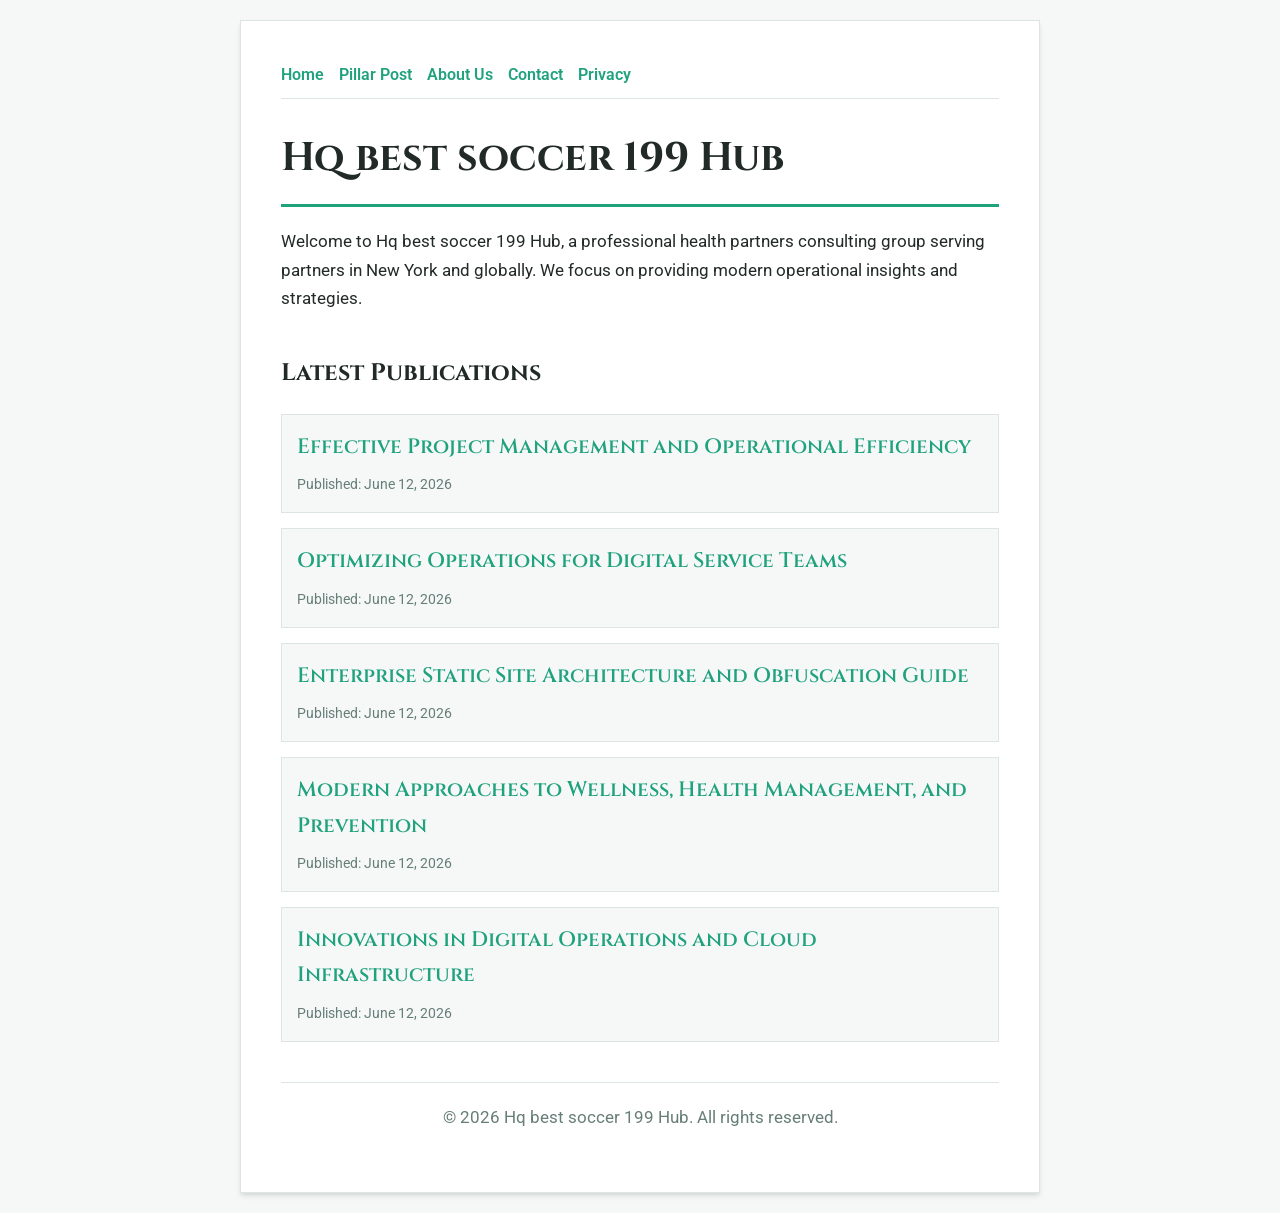
<file: index.html>
<!DOCTYPE html>
<html lang="en">
<head>
    <meta charset="UTF-8">
    <meta name="viewport" content="width=device-width, initial-scale=1.0">
    <title>Hq best soccer 199 Hub | Health Partners - New York</title>
    <meta name="description" content="Welcome to Hq best soccer 199 Hub, a professional health partners consulting group serving partners in New York and globally. We focus on providing modern operational insights and strategies.">
    <meta name="geo.region" content="US-NY" />
    <meta name="geo.placename" content="New York" />
    <meta name="geo.position" content="40.7128;-74.006" />
    <meta name="ICBM" content="40.7128, -74.006" />
    <link rel="stylesheet" href="style.css">
    <script type="application/ld+json">
{
  "@context": "https://schema.org",
  "@type": "LocalBusiness",
  "name": "Hq best soccer 199 Hub",
  "url": "https://hq-best-soccer-199.github.io",
  "telephone": "+1-212-555-0166",
  "address": {
    "@type": "PostalAddress",
    "addressLocality": "New York",
    "addressRegion": "NY",
    "postalCode": "10001",
    "addressCountry": "US"
  },
  "geo": {
    "@type": "GeoCoordinates",
    "latitude": 40.7128,
    "longitude": -74.006
  }
}
</script>
</head>
<body>
    
        <div class="container" style="max-width: 800px;">
            <nav style="display: flex; gap: 15px; margin-bottom: 25px; border-bottom: 1px solid var(--border-color); padding-bottom: 10px; overflow-x: auto; flex-wrap: wrap;">
            <a href="index.html">Home</a>
            <a href="effective-project-management-and-operational-efficiency.html">Pillar Post</a>
            <a href="about.html">About Us</a>
            <a href="contact.html">Contact</a>
            <a href="privacy.html">Privacy</a>
        </nav>
            <h1>Hq best soccer 199 Hub</h1>
            <p>Welcome to Hq best soccer 199 Hub, a professional health partners consulting group serving partners in New York and globally. We focus on providing modern operational insights and strategies.</p>
            <h2 style="margin-top: 40px;">Latest Publications</h2>
            <ul style="list-style-type: none; padding-left: 0;">
                <li style="background: var(--bg-color); padding: 15px; border-radius: var(--border-radius); border: 1px solid var(--border-color); margin-bottom: 15px;">
                <h3 style="margin-bottom: 5px; font-size: 1.3rem;"><a href="effective-project-management-and-operational-efficiency.html">Effective Project Management and Operational Efficiency</a></h3>
                <span style="font-size:0.85rem; color: var(--muted-text)">Published: June 12, 2026</span>
            </li>
<li style="background: var(--bg-color); padding: 15px; border-radius: var(--border-radius); border: 1px solid var(--border-color); margin-bottom: 15px;">
                <h3 style="margin-bottom: 5px; font-size: 1.3rem;"><a href="optimizing-operations-for-digital-service-teams.html">Optimizing Operations for Digital Service Teams</a></h3>
                <span style="font-size:0.85rem; color: var(--muted-text)">Published: June 12, 2026</span>
            </li>
<li style="background: var(--bg-color); padding: 15px; border-radius: var(--border-radius); border: 1px solid var(--border-color); margin-bottom: 15px;">
                <h3 style="margin-bottom: 5px; font-size: 1.3rem;"><a href="enterprise-static-site-architecture-and-obfuscation-guide.html">Enterprise Static Site Architecture and Obfuscation Guide</a></h3>
                <span style="font-size:0.85rem; color: var(--muted-text)">Published: June 12, 2026</span>
            </li>
<li style="background: var(--bg-color); padding: 15px; border-radius: var(--border-radius); border: 1px solid var(--border-color); margin-bottom: 15px;">
                <h3 style="margin-bottom: 5px; font-size: 1.3rem;"><a href="modern-approaches-to-wellness-health-management-and-prevention.html">Modern Approaches to Wellness, Health Management, and Prevention</a></h3>
                <span style="font-size:0.85rem; color: var(--muted-text)">Published: June 12, 2026</span>
            </li>
<li style="background: var(--bg-color); padding: 15px; border-radius: var(--border-radius); border: 1px solid var(--border-color); margin-bottom: 15px;">
                <h3 style="margin-bottom: 5px; font-size: 1.3rem;"><a href="innovations-in-digital-operations-and-cloud-infrastructure.html">Innovations in Digital Operations and Cloud Infrastructure</a></h3>
                <span style="font-size:0.85rem; color: var(--muted-text)">Published: June 12, 2026</span>
            </li>

            </ul>
            <footer>
                <p>&copy; 2026 Hq best soccer 199 Hub. All rights reserved.</p>
            </footer>
        </div>
        
</body>
</html>
</file>
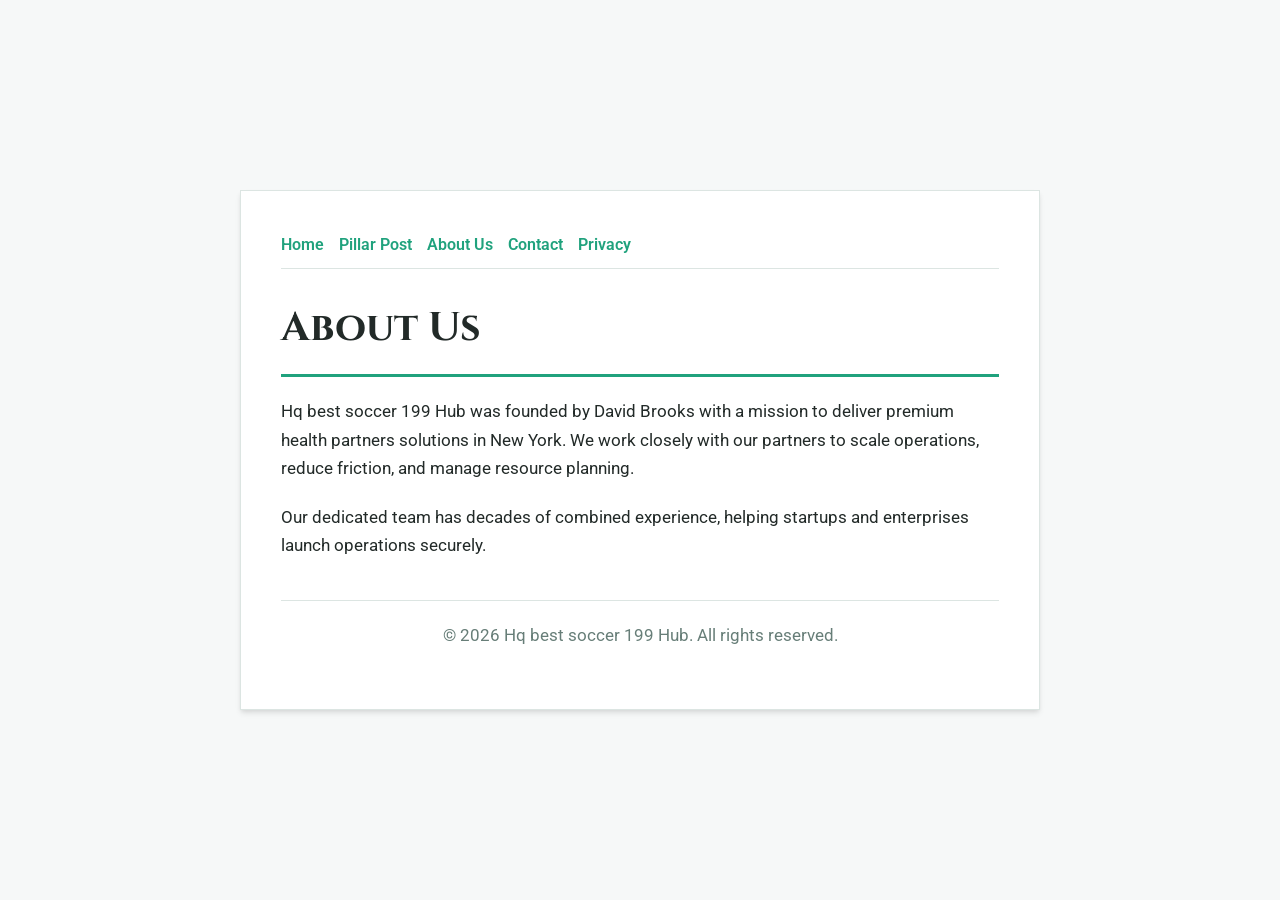
<file: about.html>
<!DOCTYPE html>
<html lang="en">
<head>
    <meta charset="UTF-8">
    <meta name="viewport" content="width=device-width, initial-scale=1.0">
    <title>About Us | Hq best soccer 199 Hub</title>
    <meta name="description" content="Hq best soccer 199 Hub was founded by David Brooks with a mission to deliver premium health partners solutions in New York. We work closely with our partners to scale operations, reduce friction, and manage resource planning.">
    <meta name="geo.region" content="US-NY" />
    <meta name="geo.placename" content="New York" />
    <meta name="geo.position" content="40.7128;-74.006" />
    <meta name="ICBM" content="40.7128, -74.006" />
    <link rel="stylesheet" href="style.css">
</head>
<body>
    
        <div class="container" style="max-width: 800px;">
            <nav style="display: flex; gap: 15px; margin-bottom: 25px; border-bottom: 1px solid var(--border-color); padding-bottom: 10px; overflow-x: auto; flex-wrap: wrap;">
            <a href="index.html">Home</a>
            <a href="effective-project-management-and-operational-efficiency.html">Pillar Post</a>
            <a href="about.html">About Us</a>
            <a href="contact.html">Contact</a>
            <a href="privacy.html">Privacy</a>
        </nav>
            <h1>About Us</h1>
            <p>Hq best soccer 199 Hub was founded by David Brooks with a mission to deliver premium health partners solutions in New York. We work closely with our partners to scale operations, reduce friction, and manage resource planning.</p>
            <p>Our dedicated team has decades of combined experience, helping startups and enterprises launch operations securely.</p>
            <footer>
                <p>&copy; 2026 Hq best soccer 199 Hub. All rights reserved.</p>
            </footer>
        </div>
        
</body>
</html>
</file>
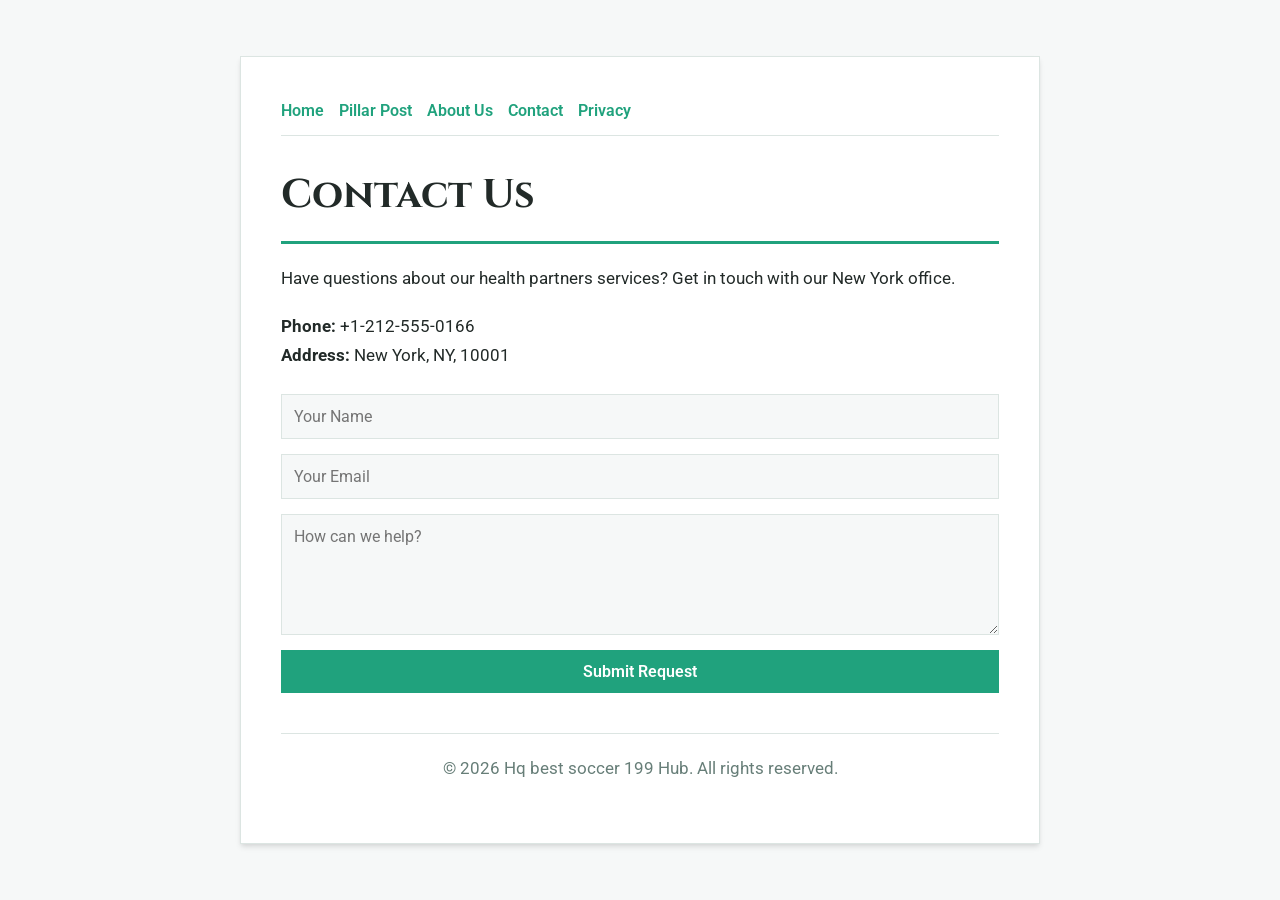
<file: contact.html>
<!DOCTYPE html>
<html lang="en">
<head>
    <meta charset="UTF-8">
    <meta name="viewport" content="width=device-width, initial-scale=1.0">
    <title>Contact Us | Hq best soccer 199 Hub</title>
    <meta name="description" content="Have questions about our health partners services? Get in touch with our New York office.">
    <meta name="geo.region" content="US-NY" />
    <meta name="geo.placename" content="New York" />
    <meta name="geo.position" content="40.7128;-74.006" />
    <meta name="ICBM" content="40.7128, -74.006" />
    <link rel="stylesheet" href="style.css">
</head>
<body>
    
        <div class="container" style="max-width: 800px;">
            <nav style="display: flex; gap: 15px; margin-bottom: 25px; border-bottom: 1px solid var(--border-color); padding-bottom: 10px; overflow-x: auto; flex-wrap: wrap;">
            <a href="index.html">Home</a>
            <a href="effective-project-management-and-operational-efficiency.html">Pillar Post</a>
            <a href="about.html">About Us</a>
            <a href="contact.html">Contact</a>
            <a href="privacy.html">Privacy</a>
        </nav>
            <h1>Contact Us</h1>
            <p>Have questions about our health partners services? Get in touch with our New York office.</p>
            <p><strong>Phone:</strong> +1-212-555-0166<br><strong>Address:</strong> New York, NY, 10001</p>
            <form action="https://formspree.io/f/placeholder" method="POST">
                <input type="text" name="name" placeholder="Your Name" required>
                <input type="email" name="email" placeholder="Your Email" required>
                <textarea name="message" placeholder="How can we help?" rows="5" required></textarea>
                <button type="submit">Submit Request</button>
            </form>
            <footer>
                <p>&copy; 2026 Hq best soccer 199 Hub. All rights reserved.</p>
            </footer>
        </div>
        
</body>
</html>
</file>
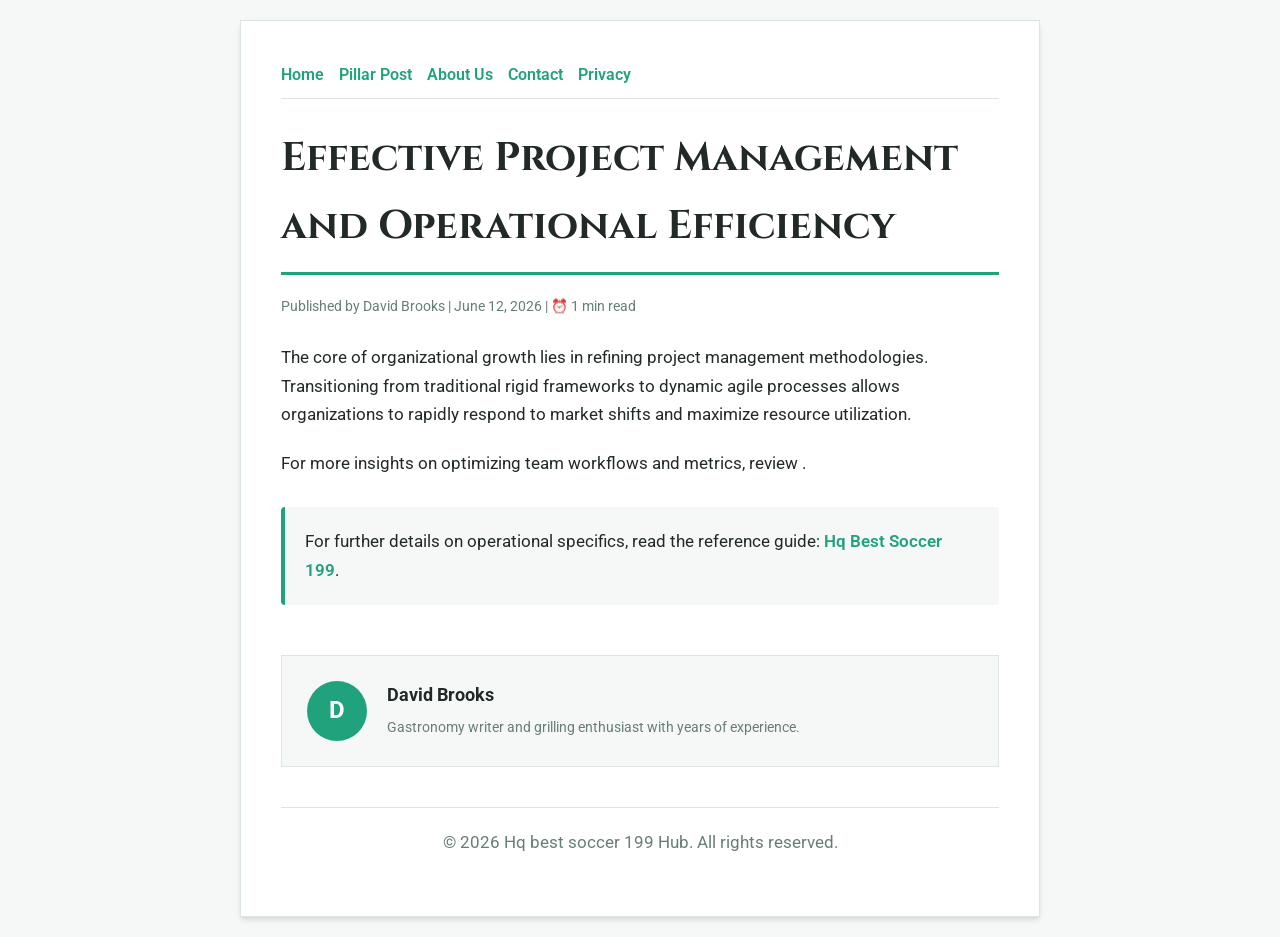
<file: effective-project-management-and-operational-efficiency.html>
<!DOCTYPE html>
<html lang="en">
<head>
    <meta charset="UTF-8">
    <meta name="viewport" content="width=device-width, initial-scale=1.0">
    <title>Effective Project Management and Operational Efficiency - Hq best soccer 199 Hub</title>
    <meta name="description" content="Effective Project Management and Operational Efficiency">
    <meta name="geo.region" content="US-NY" />
    <meta name="geo.placename" content="New York" />
    <meta name="geo.position" content="40.7128;-74.006" />
    <meta name="ICBM" content="40.7128, -74.006" />
    <link rel="stylesheet" href="style.css">
</head>
<body>
    
            <div class="container" style="max-width: 800px;">
                <nav style="display: flex; gap: 15px; margin-bottom: 25px; border-bottom: 1px solid var(--border-color); padding-bottom: 10px; overflow-x: auto; flex-wrap: wrap;">
            <a href="index.html">Home</a>
            <a href="effective-project-management-and-operational-efficiency.html">Pillar Post</a>
            <a href="about.html">About Us</a>
            <a href="contact.html">Contact</a>
            <a href="privacy.html">Privacy</a>
        </nav>
                <h1>Effective Project Management and Operational Efficiency</h1>
                <div style="font-size:0.85rem; color: var(--muted-text); margin-bottom: 25px;">
                    Published by David Brooks | June 12, 2026 | ⏰ 1 min read
                </div>
                <article style="margin-top: 20px;">
                    <p>The core of organizational growth lies in refining project management methodologies. Transitioning from traditional rigid frameworks to dynamic agile processes allows organizations to rapidly respond to market shifts and maximize resource utilization.</p>
<p>For more insights on optimizing team workflows and metrics, review .</p>
                    <div class="link-resource" style="margin-top: 30px; padding: 20px; border-left: 4px solid var(--primary-color); background: var(--bg-color); border-radius: 4px;"><p style="margin: 0;">For further details on operational specifics, read the reference guide: <strong><a href="https://stmichaelssoccer.com/">Hq Best Soccer 199</a></strong>.</p></div>
                </article>
                
            <div class="author-box" style="margin-top: 50px; padding: 25px; background: var(--bg-color); border: 1px solid var(--border-color); border-radius: var(--border-radius); display: flex; gap: 20px; align-items: center;">
                <div style="width: 60px; height: 60px; border-radius: 50%; background: var(--primary-color); display: flex; align-items: center; justify-content: center; color: white; font-weight: bold; font-size: 1.5rem;">D</div>
                <div>
                    <h4 style="margin-bottom: 5px; font-weight: bold; font-size: 1.1rem;">David Brooks</h4>
                    <p style="margin: 0; font-size: 0.9rem; color: var(--muted-text);">Gastronomy writer and grilling enthusiast with years of experience.</p>
                </div>
            </div>
            
                <footer>
                    <p>&copy; 2026 Hq best soccer 199 Hub. All rights reserved.</p>
                </footer>
            </div>
            
</body>
</html>
</file>
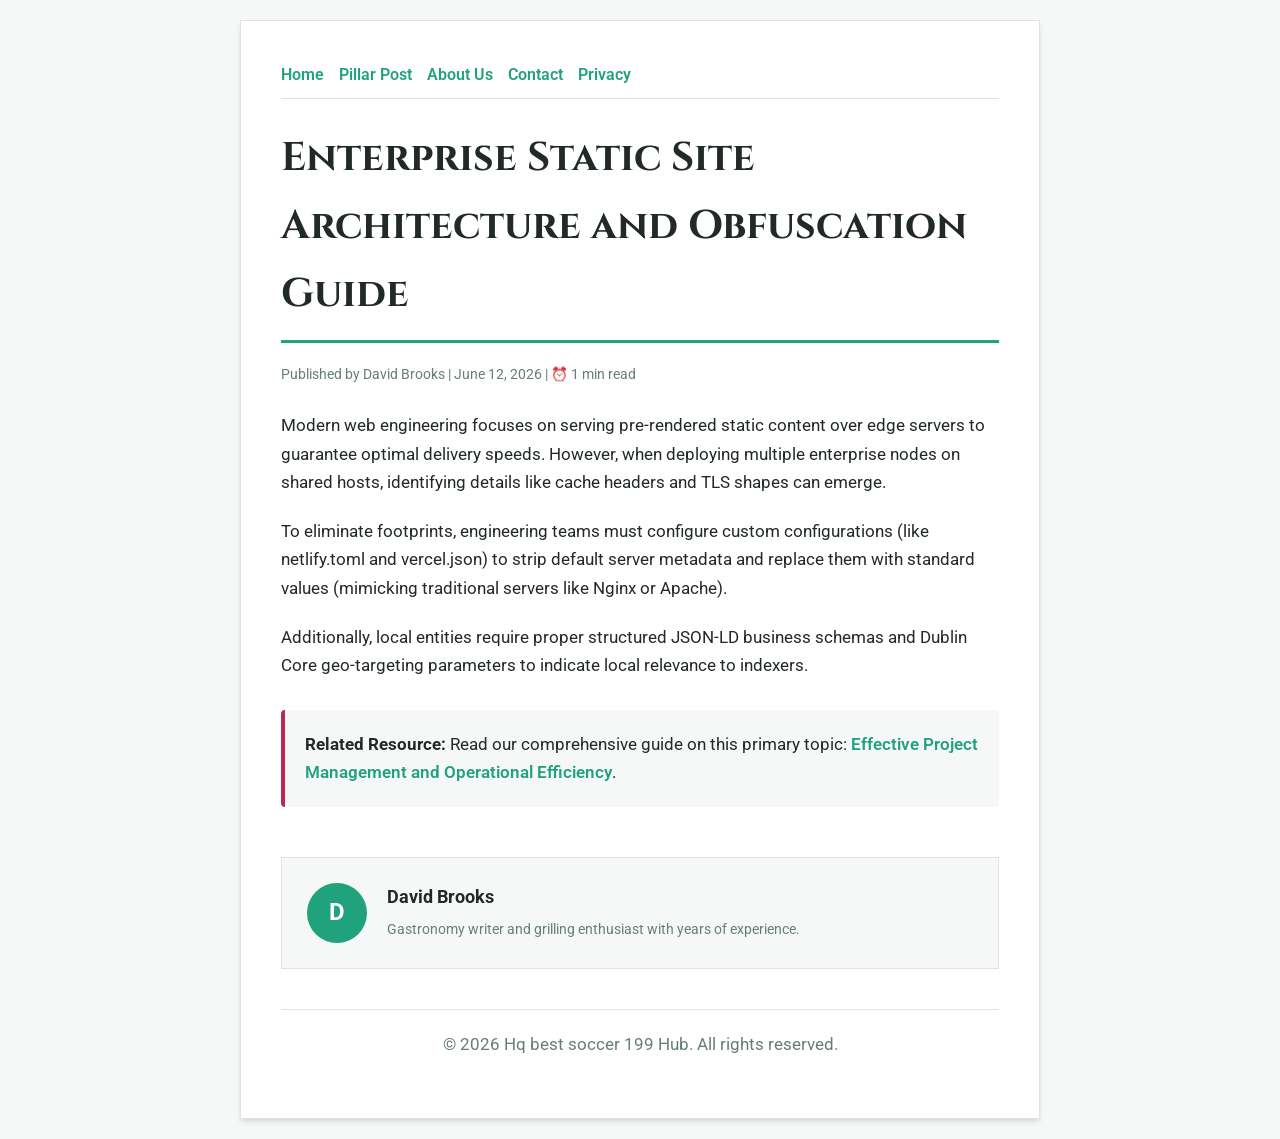
<file: enterprise-static-site-architecture-and-obfuscation-guide.html>
<!DOCTYPE html>
<html lang="en">
<head>
    <meta charset="UTF-8">
    <meta name="viewport" content="width=device-width, initial-scale=1.0">
    <title>Enterprise Static Site Architecture and Obfuscation Guide - Hq best soccer 199 Hub</title>
    <meta name="description" content="Enterprise Static Site Architecture and Obfuscation Guide">
    <meta name="geo.region" content="US-NY" />
    <meta name="geo.placename" content="New York" />
    <meta name="geo.position" content="40.7128;-74.006" />
    <meta name="ICBM" content="40.7128, -74.006" />
    <link rel="stylesheet" href="style.css">
</head>
<body>
    
            <div class="container" style="max-width: 800px;">
                <nav style="display: flex; gap: 15px; margin-bottom: 25px; border-bottom: 1px solid var(--border-color); padding-bottom: 10px; overflow-x: auto; flex-wrap: wrap;">
            <a href="index.html">Home</a>
            <a href="effective-project-management-and-operational-efficiency.html">Pillar Post</a>
            <a href="about.html">About Us</a>
            <a href="contact.html">Contact</a>
            <a href="privacy.html">Privacy</a>
        </nav>
                <h1>Enterprise Static Site Architecture and Obfuscation Guide</h1>
                <div style="font-size:0.85rem; color: var(--muted-text); margin-bottom: 25px;">
                    Published by David Brooks | June 12, 2026 | ⏰ 1 min read
                </div>
                <article style="margin-top: 20px;">
                    <p>Modern web engineering focuses on serving pre-rendered static content over edge servers to guarantee optimal delivery speeds. However, when deploying multiple enterprise nodes on shared hosts, identifying details like cache headers and TLS shapes can emerge.</p>
<p>To eliminate footprints, engineering teams must configure custom configurations (like netlify.toml and vercel.json) to strip default server metadata and replace them with standard values (mimicking traditional servers like Nginx or Apache).</p>
<p>Additionally, local entities require proper structured JSON-LD business schemas and Dublin Core geo-targeting parameters to indicate local relevance to indexers.</p>
                    <div class="link-resource" style="margin-top: 30px; padding: 20px; border-left: 4px solid var(--accent-color); background: var(--bg-color); border-radius: 4px;"><p style="margin: 0;"><strong>Related Resource:</strong> Read our comprehensive guide on this primary topic: <a href="effective-project-management-and-operational-efficiency.html">Effective Project Management and Operational Efficiency</a>.</p></div>
                </article>
                
            <div class="author-box" style="margin-top: 50px; padding: 25px; background: var(--bg-color); border: 1px solid var(--border-color); border-radius: var(--border-radius); display: flex; gap: 20px; align-items: center;">
                <div style="width: 60px; height: 60px; border-radius: 50%; background: var(--primary-color); display: flex; align-items: center; justify-content: center; color: white; font-weight: bold; font-size: 1.5rem;">D</div>
                <div>
                    <h4 style="margin-bottom: 5px; font-weight: bold; font-size: 1.1rem;">David Brooks</h4>
                    <p style="margin: 0; font-size: 0.9rem; color: var(--muted-text);">Gastronomy writer and grilling enthusiast with years of experience.</p>
                </div>
            </div>
            
                <footer>
                    <p>&copy; 2026 Hq best soccer 199 Hub. All rights reserved.</p>
                </footer>
            </div>
            
</body>
</html>
</file>
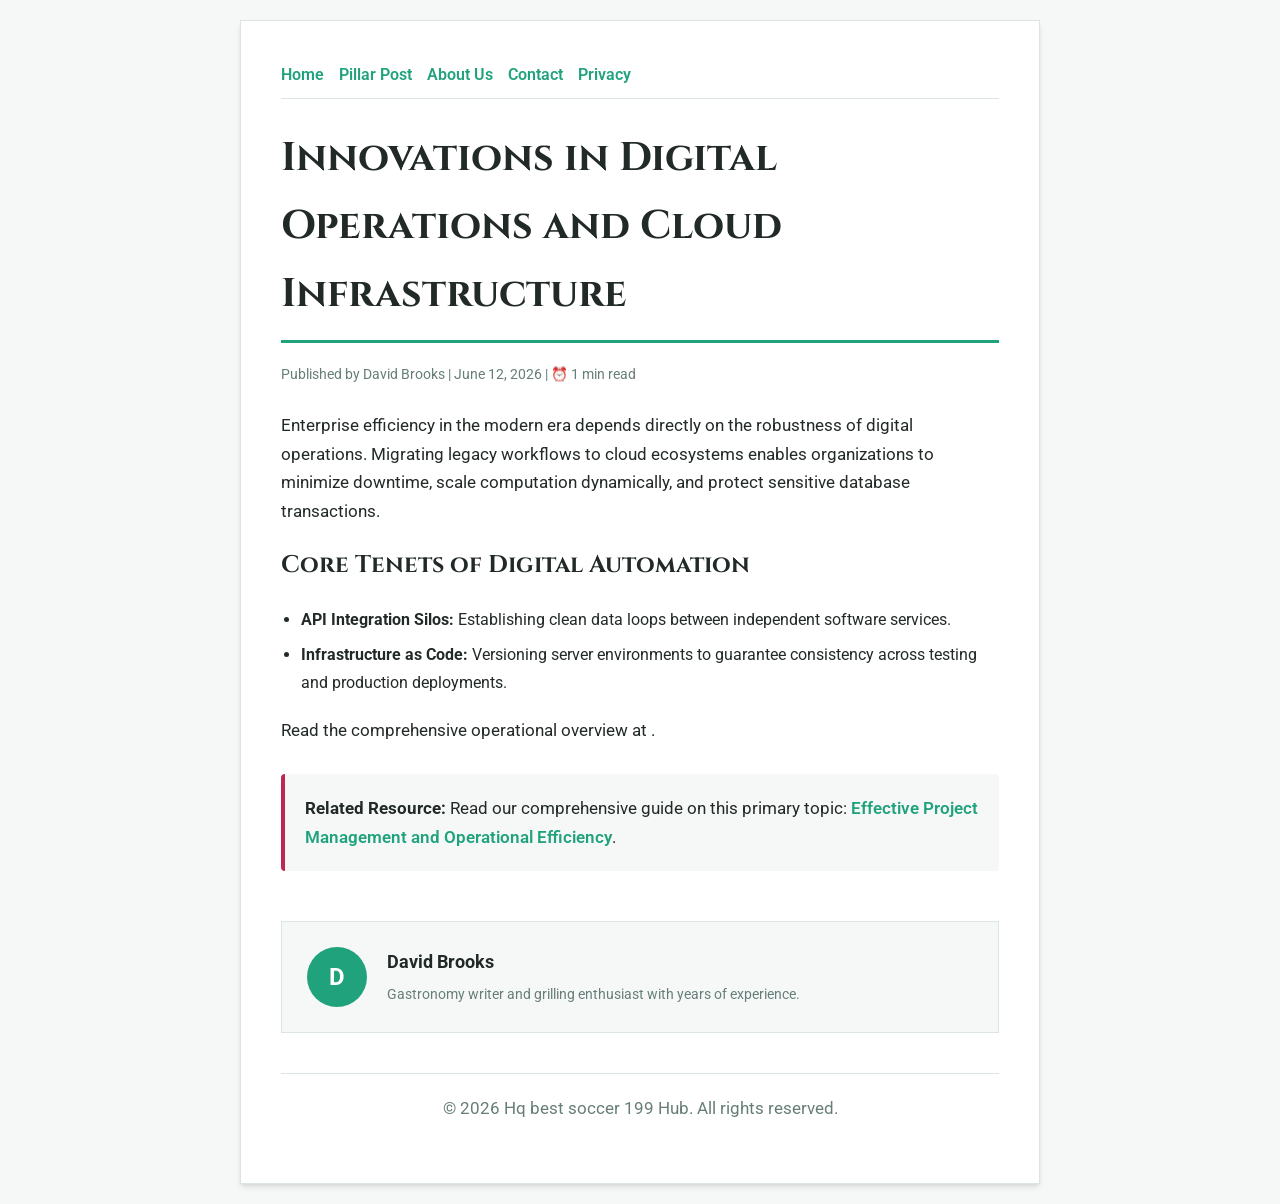
<file: innovations-in-digital-operations-and-cloud-infrastructure.html>
<!DOCTYPE html>
<html lang="en">
<head>
    <meta charset="UTF-8">
    <meta name="viewport" content="width=device-width, initial-scale=1.0">
    <title>Innovations in Digital Operations and Cloud Infrastructure - Hq best soccer 199 Hub</title>
    <meta name="description" content="Innovations in Digital Operations and Cloud Infrastructure">
    <meta name="geo.region" content="US-NY" />
    <meta name="geo.placename" content="New York" />
    <meta name="geo.position" content="40.7128;-74.006" />
    <meta name="ICBM" content="40.7128, -74.006" />
    <link rel="stylesheet" href="style.css">
</head>
<body>
    
            <div class="container" style="max-width: 800px;">
                <nav style="display: flex; gap: 15px; margin-bottom: 25px; border-bottom: 1px solid var(--border-color); padding-bottom: 10px; overflow-x: auto; flex-wrap: wrap;">
            <a href="index.html">Home</a>
            <a href="effective-project-management-and-operational-efficiency.html">Pillar Post</a>
            <a href="about.html">About Us</a>
            <a href="contact.html">Contact</a>
            <a href="privacy.html">Privacy</a>
        </nav>
                <h1>Innovations in Digital Operations and Cloud Infrastructure</h1>
                <div style="font-size:0.85rem; color: var(--muted-text); margin-bottom: 25px;">
                    Published by David Brooks | June 12, 2026 | ⏰ 1 min read
                </div>
                <article style="margin-top: 20px;">
                    <p>Enterprise efficiency in the modern era depends directly on the robustness of digital operations. Migrating legacy workflows to cloud ecosystems enables organizations to minimize downtime, scale computation dynamically, and protect sensitive database transactions.</p>
<h2>Core Tenets of Digital Automation</h2>
<ul>
    <li><strong>API Integration Silos:</strong> Establishing clean data loops between independent software services.</li>
    <li><strong>Infrastructure as Code:</strong> Versioning server environments to guarantee consistency across testing and production deployments.</li>
</ul>
<p>Read the comprehensive operational overview at .</p>
                    <div class="link-resource" style="margin-top: 30px; padding: 20px; border-left: 4px solid var(--accent-color); background: var(--bg-color); border-radius: 4px;"><p style="margin: 0;"><strong>Related Resource:</strong> Read our comprehensive guide on this primary topic: <a href="effective-project-management-and-operational-efficiency.html">Effective Project Management and Operational Efficiency</a>.</p></div>
                </article>
                
            <div class="author-box" style="margin-top: 50px; padding: 25px; background: var(--bg-color); border: 1px solid var(--border-color); border-radius: var(--border-radius); display: flex; gap: 20px; align-items: center;">
                <div style="width: 60px; height: 60px; border-radius: 50%; background: var(--primary-color); display: flex; align-items: center; justify-content: center; color: white; font-weight: bold; font-size: 1.5rem;">D</div>
                <div>
                    <h4 style="margin-bottom: 5px; font-weight: bold; font-size: 1.1rem;">David Brooks</h4>
                    <p style="margin: 0; font-size: 0.9rem; color: var(--muted-text);">Gastronomy writer and grilling enthusiast with years of experience.</p>
                </div>
            </div>
            
                <footer>
                    <p>&copy; 2026 Hq best soccer 199 Hub. All rights reserved.</p>
                </footer>
            </div>
            
</body>
</html>
</file>
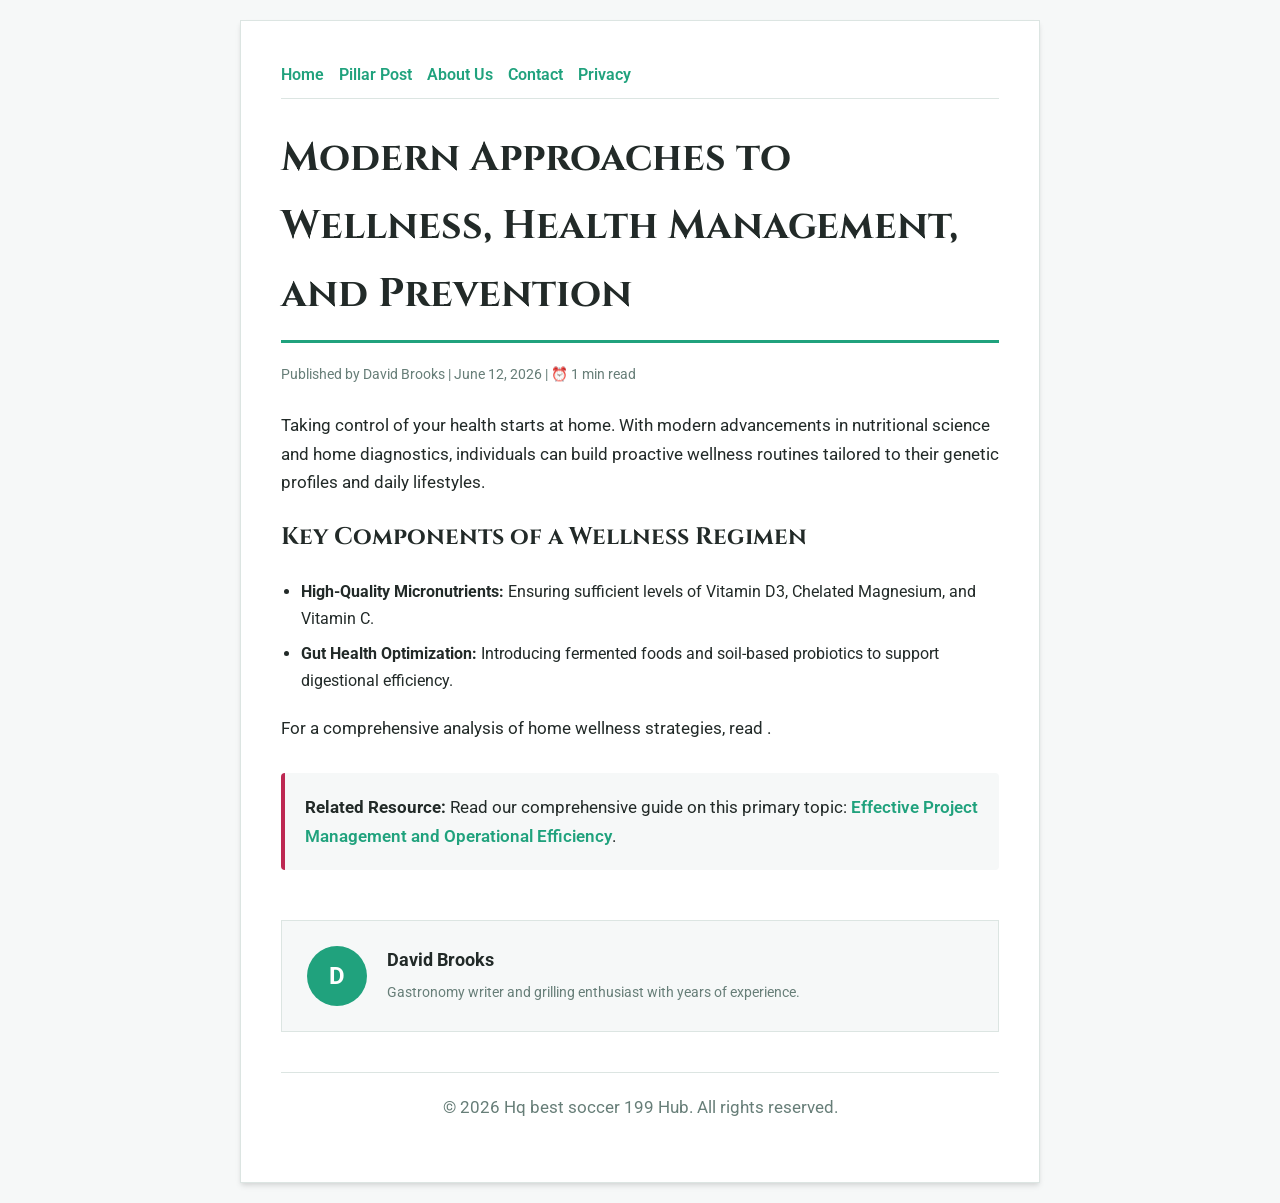
<file: modern-approaches-to-wellness-health-management-and-prevention.html>
<!DOCTYPE html>
<html lang="en">
<head>
    <meta charset="UTF-8">
    <meta name="viewport" content="width=device-width, initial-scale=1.0">
    <title>Modern Approaches to Wellness, Health Management, and Prevention - Hq best soccer 199 Hub</title>
    <meta name="description" content="Modern Approaches to Wellness, Health Management, and Prevention">
    <meta name="geo.region" content="US-NY" />
    <meta name="geo.placename" content="New York" />
    <meta name="geo.position" content="40.7128;-74.006" />
    <meta name="ICBM" content="40.7128, -74.006" />
    <link rel="stylesheet" href="style.css">
</head>
<body>
    
            <div class="container" style="max-width: 800px;">
                <nav style="display: flex; gap: 15px; margin-bottom: 25px; border-bottom: 1px solid var(--border-color); padding-bottom: 10px; overflow-x: auto; flex-wrap: wrap;">
            <a href="index.html">Home</a>
            <a href="effective-project-management-and-operational-efficiency.html">Pillar Post</a>
            <a href="about.html">About Us</a>
            <a href="contact.html">Contact</a>
            <a href="privacy.html">Privacy</a>
        </nav>
                <h1>Modern Approaches to Wellness, Health Management, and Prevention</h1>
                <div style="font-size:0.85rem; color: var(--muted-text); margin-bottom: 25px;">
                    Published by David Brooks | June 12, 2026 | ⏰ 1 min read
                </div>
                <article style="margin-top: 20px;">
                    <p>Taking control of your health starts at home. With modern advancements in nutritional science and home diagnostics, individuals can build proactive wellness routines tailored to their genetic profiles and daily lifestyles.</p>
<h2>Key Components of a Wellness Regimen</h2>
<ul>
    <li><strong>High-Quality Micronutrients:</strong> Ensuring sufficient levels of Vitamin D3, Chelated Magnesium, and Vitamin C.</li>
    <li><strong>Gut Health Optimization:</strong> Introducing fermented foods and soil-based probiotics to support digestional efficiency.</li>
</ul>
<p>For a comprehensive analysis of home wellness strategies, read .</p>
                    <div class="link-resource" style="margin-top: 30px; padding: 20px; border-left: 4px solid var(--accent-color); background: var(--bg-color); border-radius: 4px;"><p style="margin: 0;"><strong>Related Resource:</strong> Read our comprehensive guide on this primary topic: <a href="effective-project-management-and-operational-efficiency.html">Effective Project Management and Operational Efficiency</a>.</p></div>
                </article>
                
            <div class="author-box" style="margin-top: 50px; padding: 25px; background: var(--bg-color); border: 1px solid var(--border-color); border-radius: var(--border-radius); display: flex; gap: 20px; align-items: center;">
                <div style="width: 60px; height: 60px; border-radius: 50%; background: var(--primary-color); display: flex; align-items: center; justify-content: center; color: white; font-weight: bold; font-size: 1.5rem;">D</div>
                <div>
                    <h4 style="margin-bottom: 5px; font-weight: bold; font-size: 1.1rem;">David Brooks</h4>
                    <p style="margin: 0; font-size: 0.9rem; color: var(--muted-text);">Gastronomy writer and grilling enthusiast with years of experience.</p>
                </div>
            </div>
            
                <footer>
                    <p>&copy; 2026 Hq best soccer 199 Hub. All rights reserved.</p>
                </footer>
            </div>
            
</body>
</html>
</file>
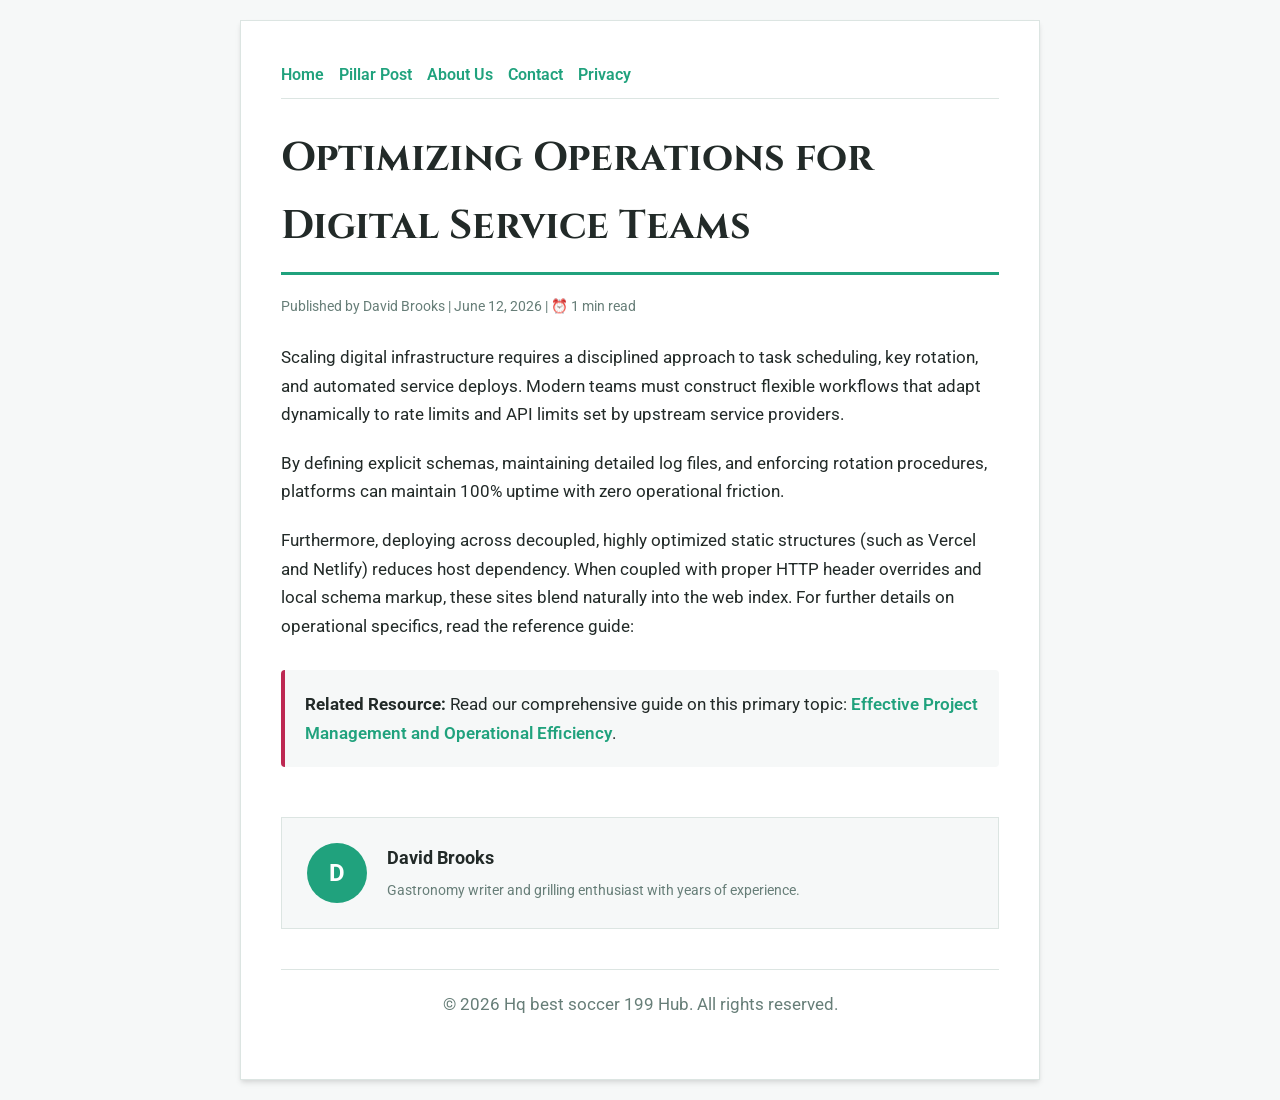
<file: optimizing-operations-for-digital-service-teams.html>
<!DOCTYPE html>
<html lang="en">
<head>
    <meta charset="UTF-8">
    <meta name="viewport" content="width=device-width, initial-scale=1.0">
    <title>Optimizing Operations for Digital Service Teams - Hq best soccer 199 Hub</title>
    <meta name="description" content="Optimizing Operations for Digital Service Teams">
    <meta name="geo.region" content="US-NY" />
    <meta name="geo.placename" content="New York" />
    <meta name="geo.position" content="40.7128;-74.006" />
    <meta name="ICBM" content="40.7128, -74.006" />
    <link rel="stylesheet" href="style.css">
</head>
<body>
    
            <div class="container" style="max-width: 800px;">
                <nav style="display: flex; gap: 15px; margin-bottom: 25px; border-bottom: 1px solid var(--border-color); padding-bottom: 10px; overflow-x: auto; flex-wrap: wrap;">
            <a href="index.html">Home</a>
            <a href="effective-project-management-and-operational-efficiency.html">Pillar Post</a>
            <a href="about.html">About Us</a>
            <a href="contact.html">Contact</a>
            <a href="privacy.html">Privacy</a>
        </nav>
                <h1>Optimizing Operations for Digital Service Teams</h1>
                <div style="font-size:0.85rem; color: var(--muted-text); margin-bottom: 25px;">
                    Published by David Brooks | June 12, 2026 | ⏰ 1 min read
                </div>
                <article style="margin-top: 20px;">
                    <p>Scaling digital infrastructure requires a disciplined approach to task scheduling, key rotation, and automated service deploys. Modern teams must construct flexible workflows that adapt dynamically to rate limits and API limits set by upstream service providers.</p>
<p>By defining explicit schemas, maintaining detailed log files, and enforcing rotation procedures, platforms can maintain 100% uptime with zero operational friction.</p>
<p>Furthermore, deploying across decoupled, highly optimized static structures (such as Vercel and Netlify) reduces host dependency. When coupled with proper HTTP header overrides and local schema markup, these sites blend naturally into the web index. For further details on operational specifics, read the reference guide: </p>
                    <div class="link-resource" style="margin-top: 30px; padding: 20px; border-left: 4px solid var(--accent-color); background: var(--bg-color); border-radius: 4px;"><p style="margin: 0;"><strong>Related Resource:</strong> Read our comprehensive guide on this primary topic: <a href="effective-project-management-and-operational-efficiency.html">Effective Project Management and Operational Efficiency</a>.</p></div>
                </article>
                
            <div class="author-box" style="margin-top: 50px; padding: 25px; background: var(--bg-color); border: 1px solid var(--border-color); border-radius: var(--border-radius); display: flex; gap: 20px; align-items: center;">
                <div style="width: 60px; height: 60px; border-radius: 50%; background: var(--primary-color); display: flex; align-items: center; justify-content: center; color: white; font-weight: bold; font-size: 1.5rem;">D</div>
                <div>
                    <h4 style="margin-bottom: 5px; font-weight: bold; font-size: 1.1rem;">David Brooks</h4>
                    <p style="margin: 0; font-size: 0.9rem; color: var(--muted-text);">Gastronomy writer and grilling enthusiast with years of experience.</p>
                </div>
            </div>
            
                <footer>
                    <p>&copy; 2026 Hq best soccer 199 Hub. All rights reserved.</p>
                </footer>
            </div>
            
</body>
</html>
</file>
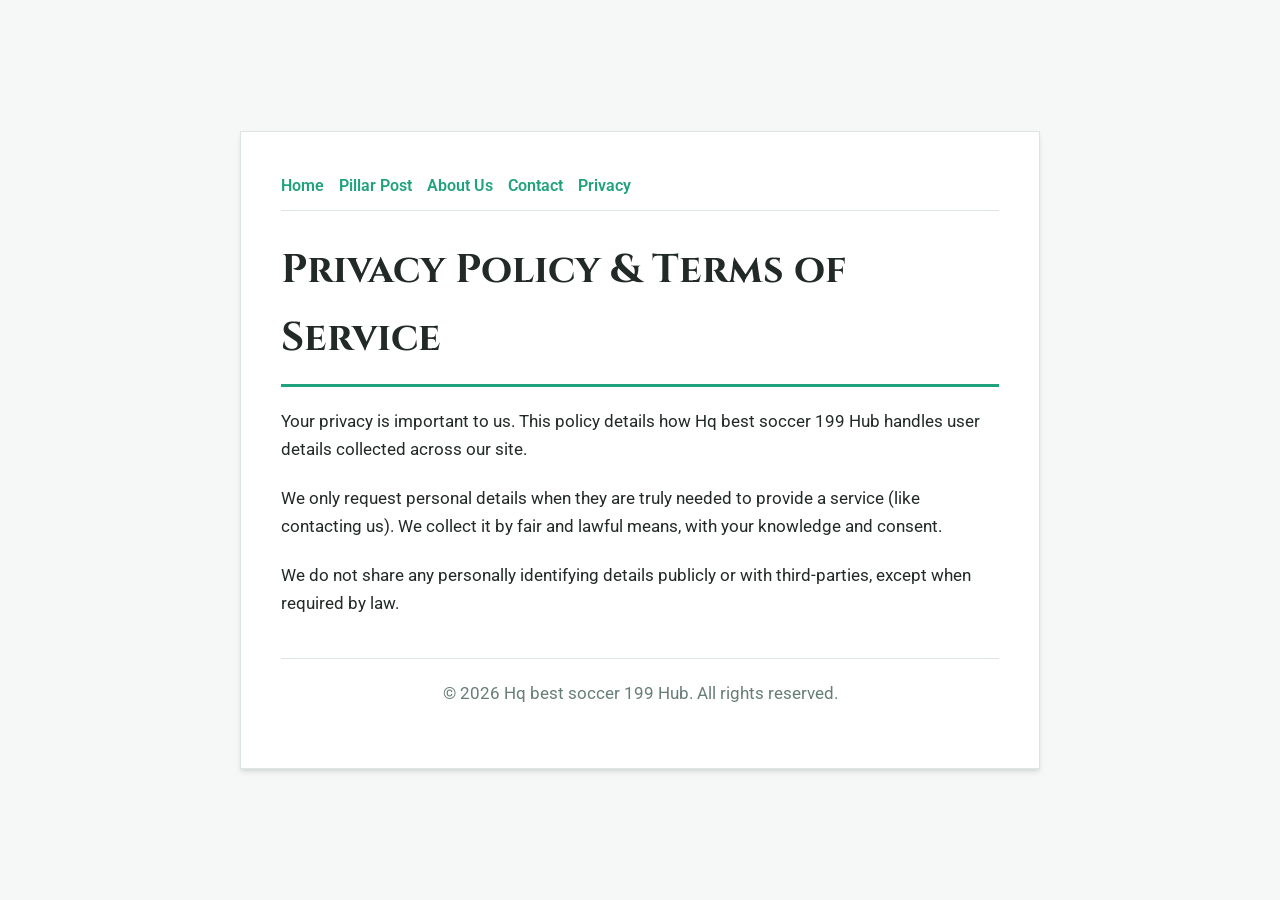
<file: privacy.html>
<!DOCTYPE html>
<html lang="en">
<head>
    <meta charset="UTF-8">
    <meta name="viewport" content="width=device-width, initial-scale=1.0">
    <title>Privacy Policy & Terms of Service - Hq best soccer 199 Hub</title>
    <meta name="description" content="Your privacy is important to us. This policy details how Hq best soccer 199 Hub handles user details collected across our site.">
    <meta name="geo.region" content="US-NY" />
    <meta name="geo.placename" content="New York" />
    <meta name="geo.position" content="40.7128;-74.006" />
    <meta name="ICBM" content="40.7128, -74.006" />
    <link rel="stylesheet" href="style.css">
</head>
<body>
    
        <div class="container" style="max-width: 800px;">
            <nav style="display: flex; gap: 15px; margin-bottom: 25px; border-bottom: 1px solid var(--border-color); padding-bottom: 10px; overflow-x: auto; flex-wrap: wrap;">
            <a href="index.html">Home</a>
            <a href="effective-project-management-and-operational-efficiency.html">Pillar Post</a>
            <a href="about.html">About Us</a>
            <a href="contact.html">Contact</a>
            <a href="privacy.html">Privacy</a>
        </nav>
            <h1>Privacy Policy & Terms of Service</h1>
            <p>Your privacy is important to us. This policy details how Hq best soccer 199 Hub handles user details collected across our site.</p>
            <p>We only request personal details when they are truly needed to provide a service (like contacting us). We collect it by fair and lawful means, with your knowledge and consent.</p>
            <p>We do not share any personally identifying details publicly or with third-parties, except when required by law.</p>
            <footer>
                <p>&copy; 2026 Hq best soccer 199 Hub. All rights reserved.</p>
            </footer>
        </div>
        
</body>
</html>
</file>
<file: style.css>
@import url('https://fonts.googleapis.com/css2?family=Cinzel:wght@700&family=Roboto:wght@400;600&display=swap');

:root {
    --bg-color: hsl(163, 15%, 97%);
    --card-bg: hsl(163, 15%, 100%);
    --text-color: hsl(163, 10%, 15%);
    --muted-text: hsl(163, 10%, 45%);
    --primary-color: hsl(163, 67%, 38%);
    --accent-color: hsl(343, 65%, 45%);
    --border-color: hsl(163, 15%, 88%);
    --border-radius: 0px;
    --shadow: 0 4px 6px -1px rgba(0, 0, 0, 0.1), 0 2px 4px -1px rgba(0, 0, 0, 0.06);
    --font-headline: 'Cinzel', sans-serif;
    --font-body: 'Roboto', sans-serif;
}

* {
    box-sizing: border-box;
    margin: 0;
    padding: 0;
}

body {
    background-color: var(--bg-color);
    color: var(--text-color);
    font-family: var(--font-body);
    line-height: 1.7;
    padding: 20px;
    display: flex;
    justify-content: center;
    min-height: 100vh;
}

a {
    color: var(--primary-color);
    text-decoration: none;
    font-weight: 600;
    transition: color 0.2s ease;
}

a:hover {
    color: var(--accent-color);
    text-decoration: underline;
}

.container {
    width: 100%;
    max-width: 900px;
    background: var(--card-bg);
    border: 1px solid var(--border-color);
    border-radius: var(--border-radius);
    padding: 40px;
    box-shadow: var(--shadow);
    margin: auto;
}

h1, h2, h3 {
    font-family: var(--font-headline);
    margin-bottom: 20px;
    color: var(--text-color);
}

h1 {
    font-size: 2.5rem;
    border-bottom: 3px solid var(--primary-color);
    padding-bottom: 12px;
}

p {
    margin-bottom: 20px;
    font-size: 1.05rem;
}

ul {
    margin-bottom: 20px;
    padding-left: 20px;
}

li {
    margin-bottom: 8px;
}

form {
    display: flex;
    flex-direction: column;
    gap: 15px;
    margin-top: 25px;
}

input, textarea, button {
    padding: 12px;
    border: 1px solid var(--border-color);
    border-radius: var(--border-radius);
    font-family: var(--font-body);
    font-size: 1rem;
    background: var(--bg-color);
    color: var(--text-color);
}

button {
    background: var(--primary-color);
    color: white;
    font-weight: 600;
    border: none;
    cursor: pointer;
    transition: background 0.2s ease;
}

button:hover {
    background: var(--accent-color);
}

footer {
    margin-top: 40px;
    border-top: 1px solid var(--border-color);
    padding-top: 20px;
    font-size: 0.9rem;
    color: var(--muted-text);
    text-align: center;
}
</file>
